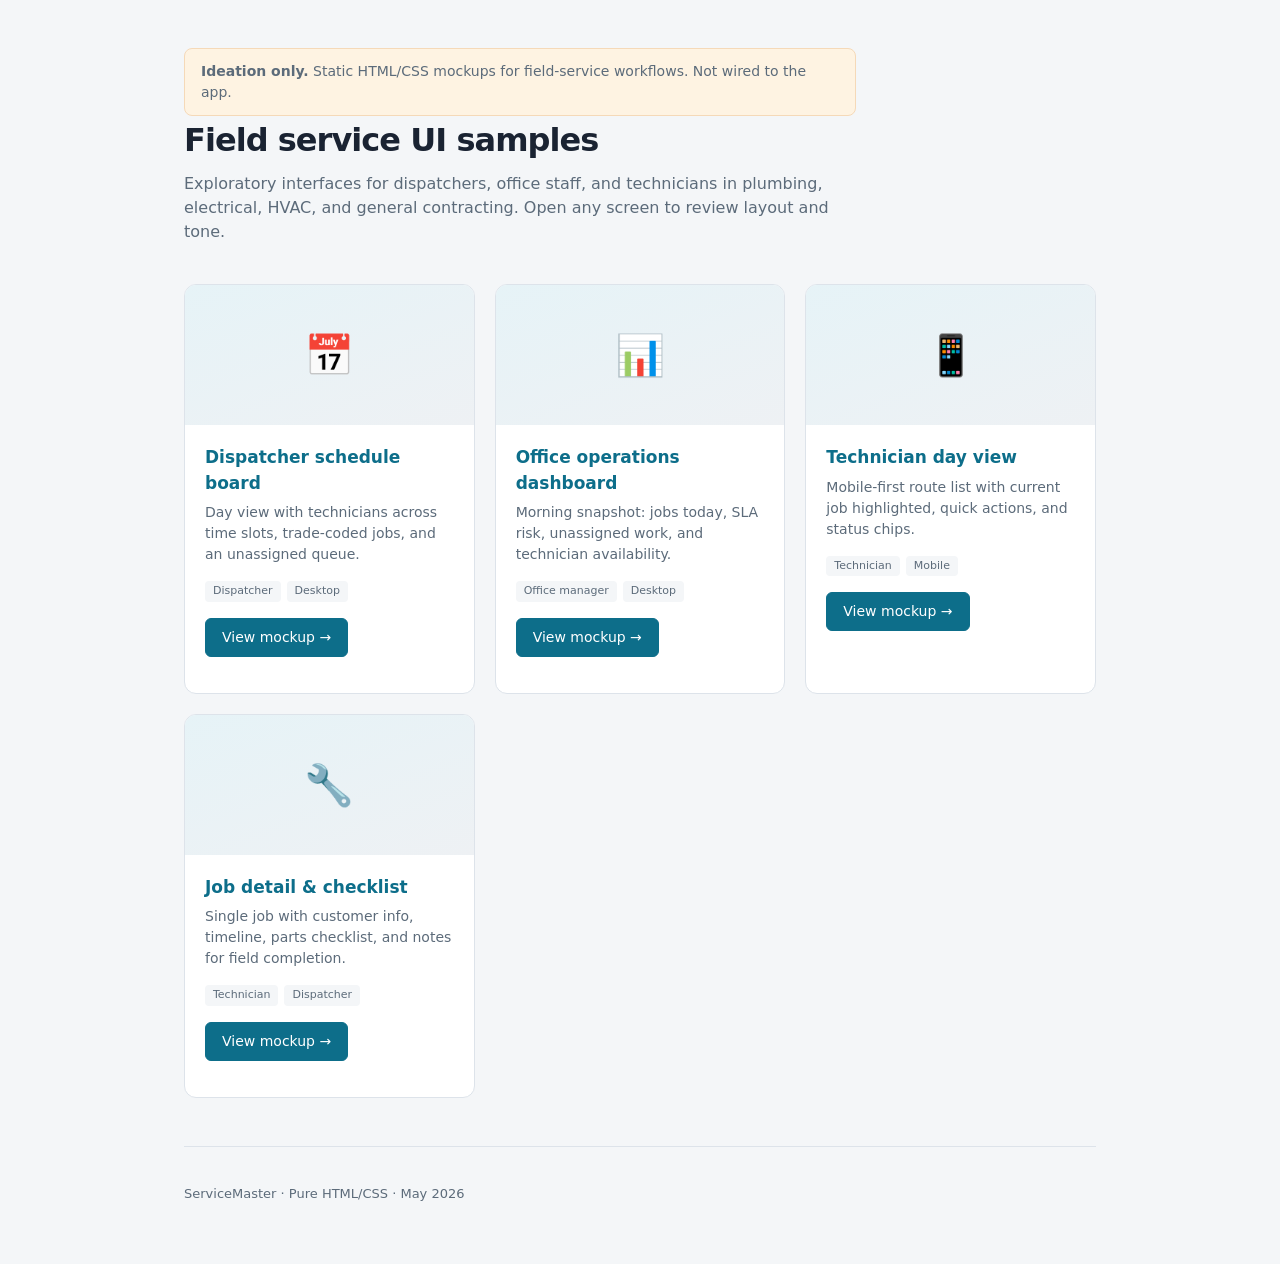
<file: samples/ui/index.html>
<!DOCTYPE html>
<html lang="en">
<head>
  <meta charset="UTF-8">
  <meta name="viewport" content="width=device-width, initial-scale=1.0">
  <title>ServiceMaster FSM — UI Ideation Gallery</title>
  <link rel="stylesheet" href="styles.css">
</head>
<body>
  <div class="gallery">
    <header>
      <p class="ideation-banner" role="note">
        <strong>Ideation only.</strong> Static HTML/CSS mockups for field-service workflows. Not wired to the app.
      </p>
      <h1>Field service UI samples</h1>
      <p>
        Exploratory interfaces for dispatchers, office staff, and technicians in plumbing,
        electrical, HVAC, and general contracting. Open any screen to review layout and tone.
      </p>
    </header>

    <div class="mockup-grid">
      <article class="mockup-card">
        <div class="thumb" aria-hidden="true">📅</div>
        <div class="info">
          <h2><a href="dispatcher-board.html">Dispatcher schedule board</a></h2>
          <p>Day view with technicians across time slots, trade-coded jobs, and an unassigned queue.</p>
          <div class="tag-row">
            <span class="tag">Dispatcher</span>
            <span class="tag">Desktop</span>
          </div>
          <p style="margin-top: 1rem;"><a class="btn btn-primary" href="dispatcher-board.html">View mockup →</a></p>
        </div>
      </article>

      <article class="mockup-card">
        <div class="thumb" aria-hidden="true">📊</div>
        <div class="info">
          <h2><a href="office-dashboard.html">Office operations dashboard</a></h2>
          <p>Morning snapshot: jobs today, SLA risk, unassigned work, and technician availability.</p>
          <div class="tag-row">
            <span class="tag">Office manager</span>
            <span class="tag">Desktop</span>
          </div>
          <p style="margin-top: 1rem;"><a class="btn btn-primary" href="office-dashboard.html">View mockup →</a></p>
        </div>
      </article>

      <article class="mockup-card">
        <div class="thumb" aria-hidden="true">📱</div>
        <div class="info">
          <h2><a href="technician-day.html">Technician day view</a></h2>
          <p>Mobile-first route list with current job highlighted, quick actions, and status chips.</p>
          <div class="tag-row">
            <span class="tag">Technician</span>
            <span class="tag">Mobile</span>
          </div>
          <p style="margin-top: 1rem;"><a class="btn btn-primary" href="technician-day.html">View mockup →</a></p>
        </div>
      </article>

      <article class="mockup-card">
        <div class="thumb" aria-hidden="true">🔧</div>
        <div class="info">
          <h2><a href="job-detail.html">Job detail &amp; checklist</a></h2>
          <p>Single job with customer info, timeline, parts checklist, and notes for field completion.</p>
          <div class="tag-row">
            <span class="tag">Technician</span>
            <span class="tag">Dispatcher</span>
          </div>
          <p style="margin-top: 1rem;"><a class="btn btn-primary" href="job-detail.html">View mockup →</a></p>
        </div>
      </article>
    </div>

    <footer style="margin-top: 3rem; padding-top: 1.5rem; border-top: 1px solid var(--border); color: var(--text-muted); font-size: 0.8125rem;">
      <p>ServiceMaster · Pure HTML/CSS · May 2026</p>
    </footer>
  </div>
</body>
</html>
</file>
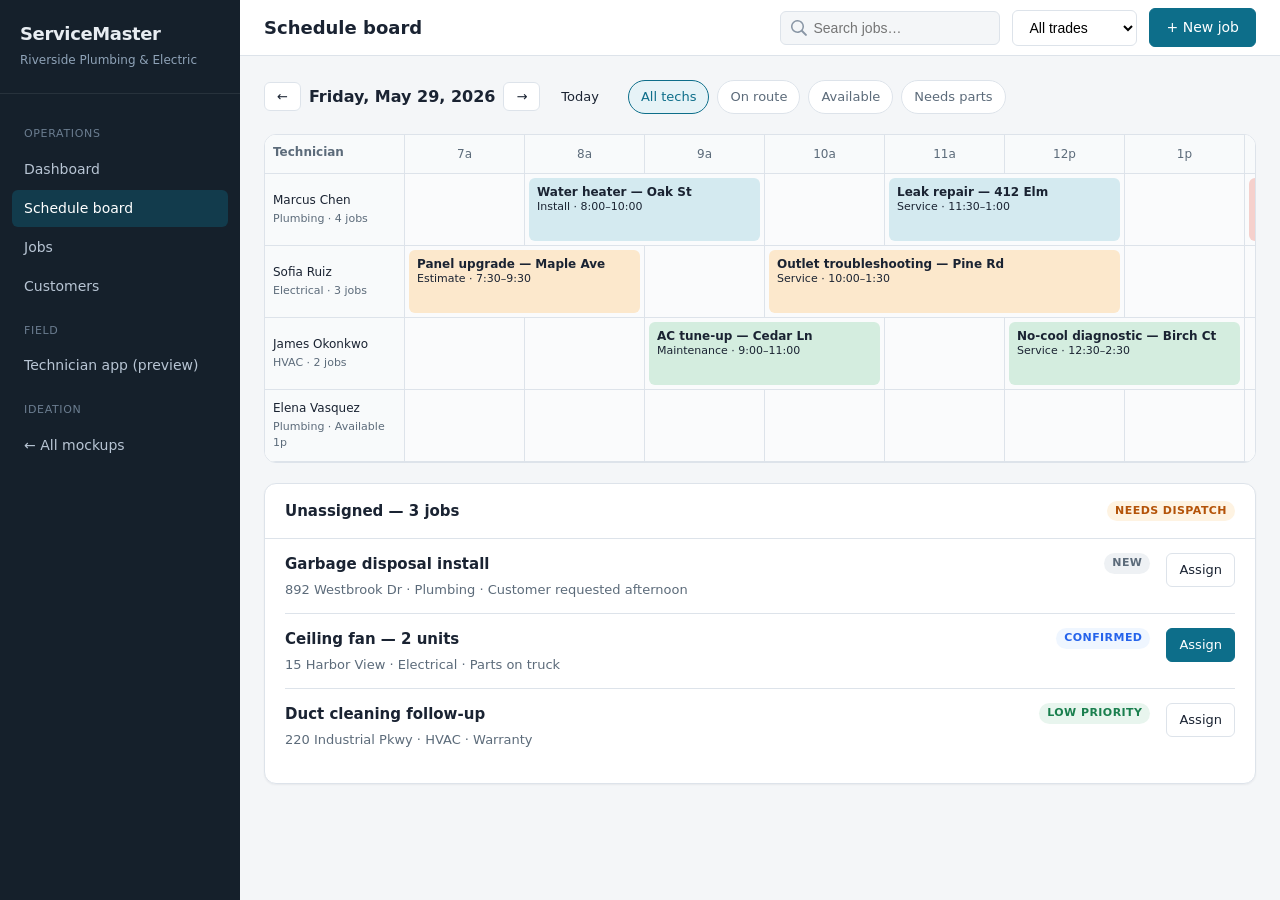
<file: samples/ui/dispatcher-board.html>
<!DOCTYPE html>
<html lang="en">
<head>
  <meta charset="UTF-8">
  <meta name="viewport" content="width=device-width, initial-scale=1.0">
  <title>Dispatcher board — ServiceMaster</title>
  <link rel="stylesheet" href="styles.css">
</head>
<body>
  <div class="app-shell">
    <aside class="sidebar">
      <div class="sidebar-brand">
        <h1>ServiceMaster</h1>
        <p>Riverside Plumbing &amp; Electric</p>
      </div>
      <nav>
        <span class="nav-section">Operations</span>
        <a href="office-dashboard.html">Dashboard</a>
        <a href="dispatcher-board.html" class="active">Schedule board</a>
        <a href="job-detail.html">Jobs</a>
        <a href="#">Customers</a>
        <span class="nav-section">Field</span>
        <a href="technician-day.html">Technician app (preview)</a>
        <span class="nav-section">Ideation</span>
        <a href="index.html">← All mockups</a>
      </nav>
    </aside>

    <div class="main">
      <header class="topbar">
        <h2>Schedule board</h2>
        <div class="topbar-actions">
          <input type="search" class="search-input" placeholder="Search jobs…" aria-label="Search jobs">
          <select class="filter-select" aria-label="Trade filter">
            <option>All trades</option>
            <option>Plumbing</option>
            <option>Electrical</option>
            <option>HVAC</option>
          </select>
          <a href="#" class="btn btn-primary">+ New job</a>
        </div>
      </header>

      <div class="content">
        <div class="schedule-toolbar">
          <div class="date-nav">
            <button type="button" class="btn btn-sm" aria-label="Previous day">←</button>
            <strong>Friday, May 29, 2026</strong>
            <button type="button" class="btn btn-sm" aria-label="Next day">→</button>
            <button type="button" class="btn btn-sm btn-ghost">Today</button>
          </div>
          <div class="filter-chips" role="group" aria-label="View filters">
            <span class="chip active">All techs</span>
            <span class="chip">On route</span>
            <span class="chip">Available</span>
            <span class="chip">Needs parts</span>
          </div>
        </div>

        <div class="schedule-board">
          <div class="schedule-grid">
            <div class="corner">Technician</div>
            <div class="time-col">7a</div>
            <div class="time-col">8a</div>
            <div class="time-col">9a</div>
            <div class="time-col">10a</div>
            <div class="time-col">11a</div>
            <div class="time-col">12p</div>
            <div class="time-col">1p</div>
            <div class="time-col">2p</div>

            <div class="tech-row-label">Marcus Chen<span>Plumbing · 4 jobs</span></div>
            <div class="slot"></div>
            <div class="slot" style="grid-column: span 2;">
              <div class="job-block plumbing">
                <strong>Water heater — Oak St</strong>
                Install · 8:00–10:00
              </div>
            </div>
            <div class="slot"></div>
            <div class="slot" style="grid-column: span 2;">
              <div class="job-block plumbing">
                <strong>Leak repair — 412 Elm</strong>
                Service · 11:30–1:00
              </div>
            </div>
            <div class="slot"></div>
            <div class="slot">
              <div class="job-block plumbing urgent">
                <strong>Emergency shutoff</strong>
                Callback · 2:00
              </div>
            </div>

            <div class="tech-row-label">Sofia Ruiz<span>Electrical · 3 jobs</span></div>
            <div class="slot" style="grid-column: span 2;">
              <div class="job-block electrical">
                <strong>Panel upgrade — Maple Ave</strong>
                Estimate · 7:30–9:30
              </div>
            </div>
            <div class="slot"></div>
            <div class="slot" style="grid-column: span 3;">
              <div class="job-block electrical">
                <strong>Outlet troubleshooting — Pine Rd</strong>
                Service · 10:00–1:30
              </div>
            </div>
            <div class="slot"></div>
            <div class="slot"></div>

            <div class="tech-row-label">James Okonkwo<span>HVAC · 2 jobs</span></div>
            <div class="slot"></div>
            <div class="slot"></div>
            <div class="slot" style="grid-column: span 2;">
              <div class="job-block hvac">
                <strong>AC tune-up — Cedar Ln</strong>
                Maintenance · 9:00–11:00
              </div>
            </div>
            <div class="slot"></div>
            <div class="slot" style="grid-column: span 2;">
              <div class="job-block hvac">
                <strong>No-cool diagnostic — Birch Ct</strong>
                Service · 12:30–2:30
              </div>
            </div>
            <div class="slot"></div>

            <div class="tech-row-label">Elena Vasquez<span>Plumbing · Available 1p</span></div>
            <div class="slot"></div>
            <div class="slot"></div>
            <div class="slot"></div>
            <div class="slot"></div>
            <div class="slot"></div>
            <div class="slot"></div>
            <div class="slot"></div>
            <div class="slot"></div>
          </div>
        </div>

        <section class="unassigned-panel card" style="margin-top: 1.25rem;">
          <div class="card-header">
            <h3>Unassigned — 3 jobs</h3>
            <span class="badge badge-warning">Needs dispatch</span>
          </div>
          <div class="card-body" style="padding-top: 0;">
            <ul class="job-list">
              <li>
                <div class="meta">
                  <h4>Garbage disposal install</h4>
                  <p>892 Westbrook Dr · Plumbing · Customer requested afternoon</p>
                </div>
                <span class="badge badge-neutral">New</span>
                <a href="job-detail.html" class="btn btn-sm">Assign</a>
              </li>
              <li>
                <div class="meta">
                  <h4>Ceiling fan — 2 units</h4>
                  <p>15 Harbor View · Electrical · Parts on truck</p>
                </div>
                <span class="badge badge-info">Confirmed</span>
                <a href="#" class="btn btn-sm btn-primary">Assign</a>
              </li>
              <li>
                <div class="meta">
                  <h4>Duct cleaning follow-up</h4>
                  <p>220 Industrial Pkwy · HVAC · Warranty</p>
                </div>
                <span class="badge badge-success">Low priority</span>
                <a href="#" class="btn btn-sm">Assign</a>
              </li>
            </ul>
          </div>
        </section>
      </div>
    </div>
  </div>
</body>
</html>
</file>
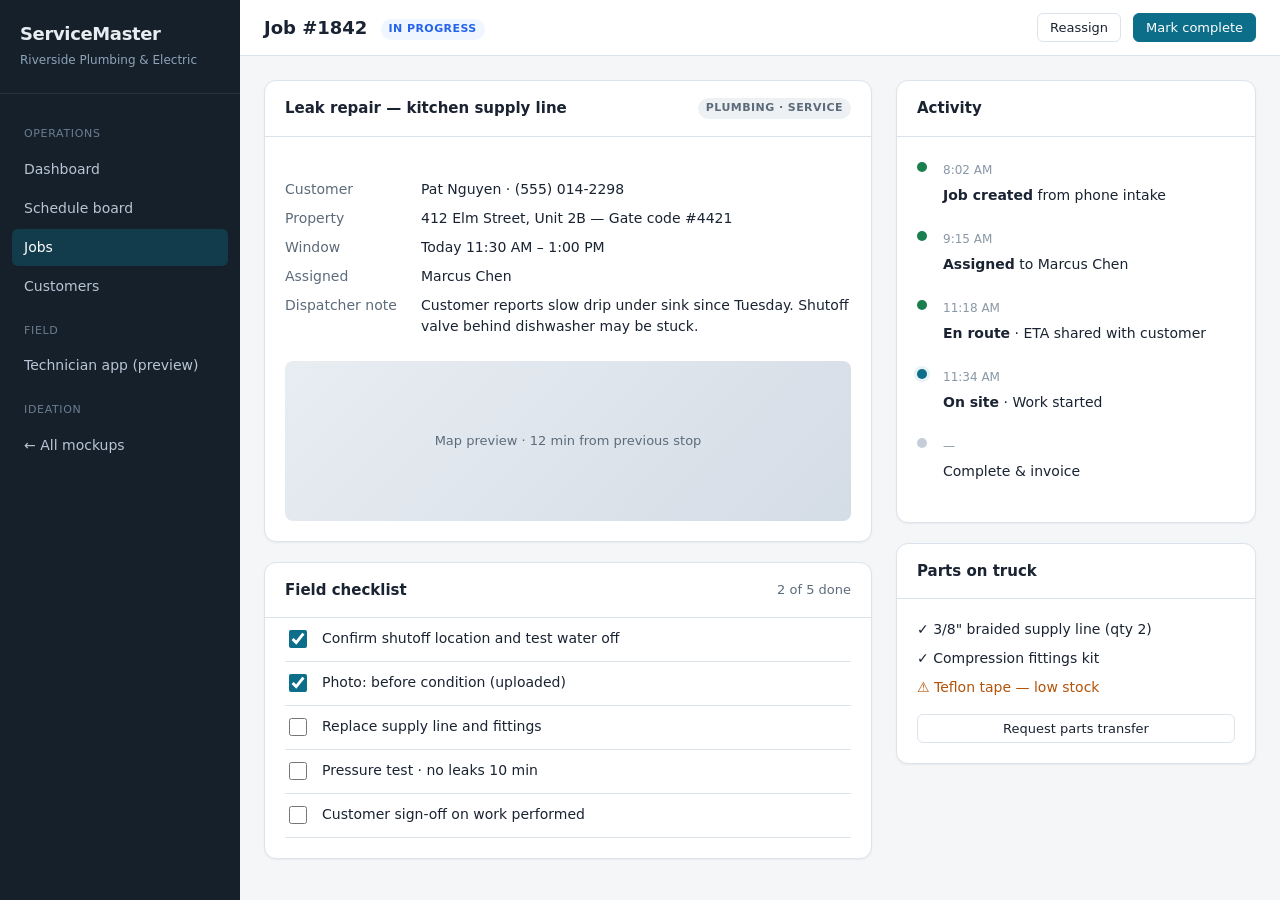
<file: samples/ui/job-detail.html>
<!DOCTYPE html>
<html lang="en">
<head>
  <meta charset="UTF-8">
  <meta name="viewport" content="width=device-width, initial-scale=1.0">
  <title>Job #1842 — ServiceMaster</title>
  <link rel="stylesheet" href="styles.css">
</head>
<body>
  <div class="app-shell">
    <aside class="sidebar">
      <div class="sidebar-brand">
        <h1>ServiceMaster</h1>
        <p>Riverside Plumbing &amp; Electric</p>
      </div>
      <nav>
        <span class="nav-section">Operations</span>
        <a href="office-dashboard.html">Dashboard</a>
        <a href="dispatcher-board.html">Schedule board</a>
        <a href="job-detail.html" class="active">Jobs</a>
        <a href="#">Customers</a>
        <span class="nav-section">Field</span>
        <a href="technician-day.html">Technician app (preview)</a>
        <span class="nav-section">Ideation</span>
        <a href="index.html">← All mockups</a>
      </nav>
    </aside>

    <div class="main">
      <header class="topbar">
        <div>
          <h2 style="display: inline;">Job #1842</h2>
          <span class="badge badge-info" style="margin-left: 0.5rem; vertical-align: middle;">In progress</span>
        </div>
        <div class="topbar-actions">
          <button type="button" class="btn btn-sm">Reassign</button>
          <button type="button" class="btn btn-sm btn-primary">Mark complete</button>
        </div>
      </header>

      <div class="content">
        <div class="detail-layout">
          <div>
            <section class="card" style="margin-bottom: 1.25rem;">
              <div class="card-header">
                <h3>Leak repair — kitchen supply line</h3>
                <span class="badge badge-neutral">Plumbing · Service</span>
              </div>
              <div class="card-body">
                <dl class="field-row">
                  <dt>Customer</dt>
                  <dd>Pat Nguyen · (555) 014-2298</dd>
                  <dt>Property</dt>
                  <dd>412 Elm Street, Unit 2B — Gate code #4421</dd>
                  <dt>Window</dt>
                  <dd>Today 11:30 AM – 1:00 PM</dd>
                  <dt>Assigned</dt>
                  <dd>Marcus Chen</dd>
                  <dt>Dispatcher note</dt>
                  <dd>Customer reports slow drip under sink since Tuesday. Shutoff valve behind dishwasher may be stuck.</dd>
                </dl>
                <div class="map-placeholder" style="margin-top: 1rem;">Map preview · 12 min from previous stop</div>
              </div>
            </section>

            <section class="card">
              <div class="card-header">
                <h3>Field checklist</h3>
                <span style="font-size: 0.8125rem; color: var(--text-muted);">2 of 5 done</span>
              </div>
              <div class="card-body" style="padding-top: 0;">
                <ul class="checklist">
                  <li>
                    <input type="checkbox" id="c1" checked>
                    <label for="c1">Confirm shutoff location and test water off</label>
                  </li>
                  <li>
                    <input type="checkbox" id="c2" checked>
                    <label for="c2">Photo: before condition (uploaded)</label>
                  </li>
                  <li>
                    <input type="checkbox" id="c3">
                    <label for="c3">Replace supply line and fittings</label>
                  </li>
                  <li>
                    <input type="checkbox" id="c4">
                    <label for="c4">Pressure test · no leaks 10 min</label>
                  </li>
                  <li>
                    <input type="checkbox" id="c5">
                    <label for="c5">Customer sign-off on work performed</label>
                  </li>
                </ul>
              </div>
            </section>
          </div>

          <aside>
            <section class="card" style="margin-bottom: 1.25rem;">
              <div class="card-header">
                <h3>Activity</h3>
              </div>
              <div class="card-body">
                <ol class="timeline">
                  <li class="done">
                    <div class="event">
                      <time>8:02 AM</time>
                      <p><strong>Job created</strong> from phone intake</p>
                    </div>
                  </li>
                  <li class="done">
                    <div class="event">
                      <time>9:15 AM</time>
                      <p><strong>Assigned</strong> to Marcus Chen</p>
                    </div>
                  </li>
                  <li class="done">
                    <div class="event">
                      <time>11:18 AM</time>
                      <p><strong>En route</strong> · ETA shared with customer</p>
                    </div>
                  </li>
                  <li class="active">
                    <div class="event">
                      <time>11:34 AM</time>
                      <p><strong>On site</strong> · Work started</p>
                    </div>
                  </li>
                  <li>
                    <div class="event">
                      <time>—</time>
                      <p>Complete &amp; invoice</p>
                    </div>
                  </li>
                </ol>
              </div>
            </section>

            <section class="card">
              <div class="card-header">
                <h3>Parts on truck</h3>
              </div>
              <div class="card-body" style="font-size: 0.875rem;">
                <p style="margin: 0 0 0.5rem;">✓ 3/8" braided supply line (qty 2)</p>
                <p style="margin: 0 0 0.5rem;">✓ Compression fittings kit</p>
                <p style="margin: 0; color: var(--warning);">⚠ Teflon tape — low stock</p>
                <button type="button" class="btn btn-sm" style="margin-top: 1rem; width: 100%;">Request parts transfer</button>
              </div>
            </section>
          </aside>
        </div>
      </div>
    </div>
  </div>
</body>
</html>
</file>
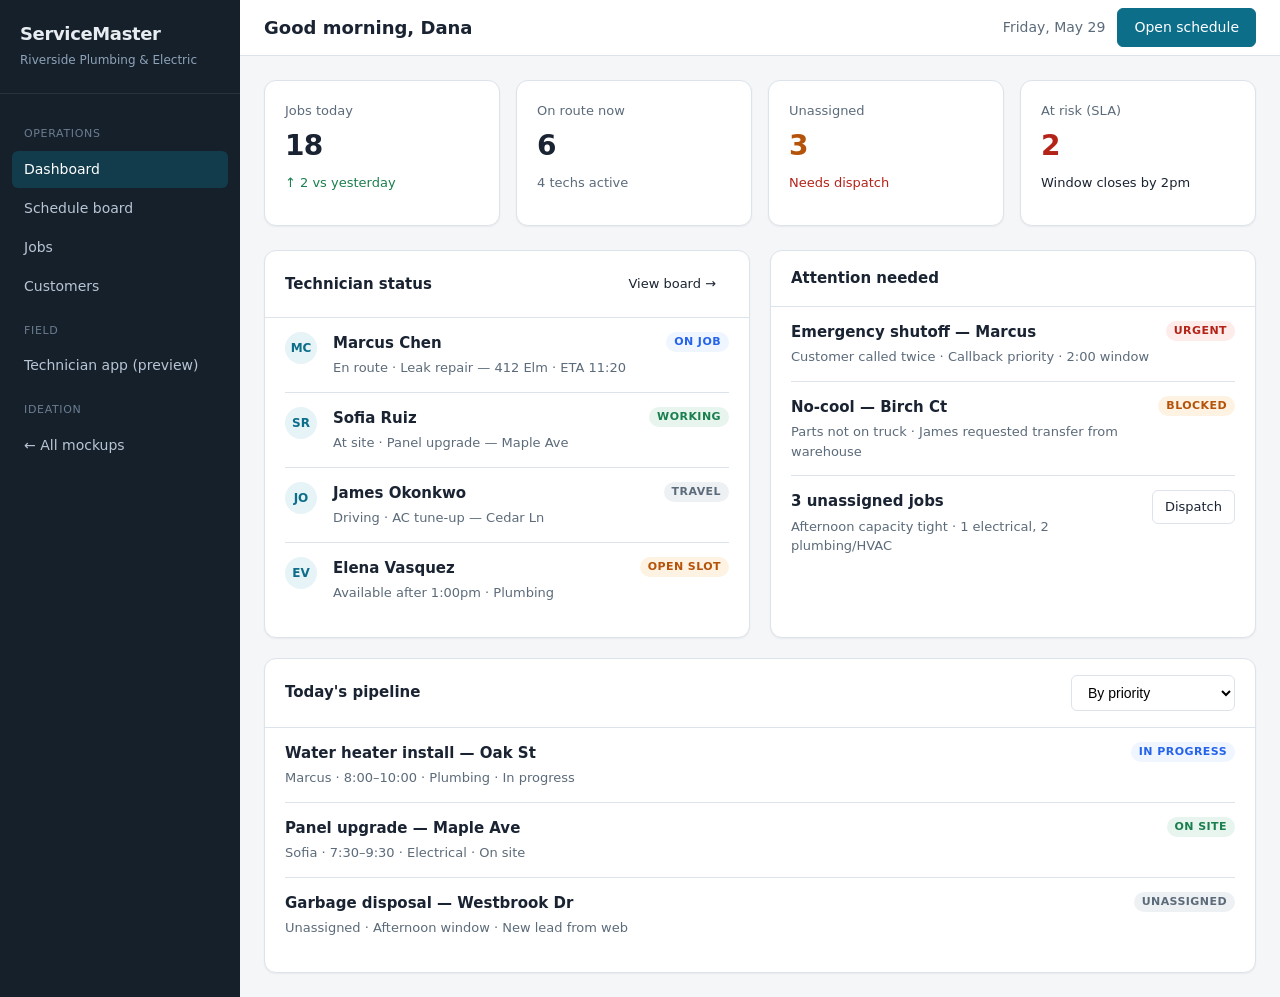
<file: samples/ui/office-dashboard.html>
<!DOCTYPE html>
<html lang="en">
<head>
  <meta charset="UTF-8">
  <meta name="viewport" content="width=device-width, initial-scale=1.0">
  <title>Office dashboard — ServiceMaster</title>
  <link rel="stylesheet" href="styles.css">
</head>
<body>
  <div class="app-shell">
    <aside class="sidebar">
      <div class="sidebar-brand">
        <h1>ServiceMaster</h1>
        <p>Riverside Plumbing &amp; Electric</p>
      </div>
      <nav>
        <span class="nav-section">Operations</span>
        <a href="office-dashboard.html" class="active">Dashboard</a>
        <a href="dispatcher-board.html">Schedule board</a>
        <a href="job-detail.html">Jobs</a>
        <a href="#">Customers</a>
        <span class="nav-section">Field</span>
        <a href="technician-day.html">Technician app (preview)</a>
        <span class="nav-section">Ideation</span>
        <a href="index.html">← All mockups</a>
      </nav>
    </aside>

    <div class="main">
      <header class="topbar">
        <h2>Good morning, Dana</h2>
        <div class="topbar-actions">
          <span style="font-size: 0.875rem; color: var(--text-muted);">Friday, May 29</span>
          <a href="dispatcher-board.html" class="btn btn-primary">Open schedule</a>
        </div>
      </header>

      <div class="content">
        <div class="grid-4" style="margin-bottom: 1.5rem;">
          <div class="card stat-card">
            <p class="label">Jobs today</p>
            <p class="value">18</p>
            <p class="delta delta-up">↑ 2 vs yesterday</p>
          </div>
          <div class="card stat-card">
            <p class="label">On route now</p>
            <p class="value">6</p>
            <p class="delta" style="color: var(--text-muted);">4 techs active</p>
          </div>
          <div class="card stat-card">
            <p class="label">Unassigned</p>
            <p class="value" style="color: var(--warning);">3</p>
            <p class="delta delta-down">Needs dispatch</p>
          </div>
          <div class="card stat-card">
            <p class="label">At risk (SLA)</p>
            <p class="value" style="color: var(--danger);">2</p>
            <p class="delta">Window closes by 2pm</p>
          </div>
        </div>

        <div class="grid-2">
          <section class="card">
            <div class="card-header">
              <h3>Technician status</h3>
              <a href="dispatcher-board.html" class="btn btn-sm btn-ghost">View board →</a>
            </div>
            <div class="card-body" style="padding-top: 0;">
              <ul class="job-list">
                <li>
                  <div class="avatar" aria-hidden="true">MC</div>
                  <div class="meta">
                    <h4>Marcus Chen</h4>
                    <p>En route · Leak repair — 412 Elm · ETA 11:20</p>
                  </div>
                  <span class="badge badge-info">On job</span>
                </li>
                <li>
                  <div class="avatar" aria-hidden="true">SR</div>
                  <div class="meta">
                    <h4>Sofia Ruiz</h4>
                    <p>At site · Panel upgrade — Maple Ave</p>
                  </div>
                  <span class="badge badge-success">Working</span>
                </li>
                <li>
                  <div class="avatar" aria-hidden="true">JO</div>
                  <div class="meta">
                    <h4>James Okonkwo</h4>
                    <p>Driving · AC tune-up — Cedar Ln</p>
                  </div>
                  <span class="badge badge-neutral">Travel</span>
                </li>
                <li>
                  <div class="avatar" aria-hidden="true">EV</div>
                  <div class="meta">
                    <h4>Elena Vasquez</h4>
                    <p>Available after 1:00pm · Plumbing</p>
                  </div>
                  <span class="badge badge-warning">Open slot</span>
                </li>
              </ul>
            </div>
          </section>

          <section class="card">
            <div class="card-header">
              <h3>Attention needed</h3>
            </div>
            <div class="card-body" style="padding-top: 0;">
              <ul class="job-list">
                <li>
                  <div class="meta">
                    <h4>Emergency shutoff — Marcus</h4>
                    <p>Customer called twice · Callback priority · 2:00 window</p>
                  </div>
                  <span class="badge badge-danger">Urgent</span>
                </li>
                <li>
                  <div class="meta">
                    <h4>No-cool — Birch Ct</h4>
                    <p>Parts not on truck · James requested transfer from warehouse</p>
                  </div>
                  <span class="badge badge-warning">Blocked</span>
                </li>
                <li>
                  <div class="meta">
                    <h4>3 unassigned jobs</h4>
                    <p>Afternoon capacity tight · 1 electrical, 2 plumbing/HVAC</p>
                  </div>
                  <a href="dispatcher-board.html" class="btn btn-sm">Dispatch</a>
                </li>
              </ul>
            </div>
          </section>
        </div>

        <section class="card" style="margin-top: 1.25rem;">
          <div class="card-header">
            <h3>Today's pipeline</h3>
            <select class="filter-select" aria-label="Sort jobs">
              <option>By priority</option>
              <option>By trade</option>
              <option>By time window</option>
            </select>
          </div>
          <div class="card-body" style="padding-top: 0;">
            <ul class="job-list">
              <li>
                <div class="meta">
                  <h4>Water heater install — Oak St</h4>
                  <p>Marcus · 8:00–10:00 · Plumbing · In progress</p>
                </div>
                <span class="badge badge-info">In progress</span>
              </li>
              <li>
                <div class="meta">
                  <h4>Panel upgrade — Maple Ave</h4>
                  <p>Sofia · 7:30–9:30 · Electrical · On site</p>
                </div>
                <span class="badge badge-success">On site</span>
              </li>
              <li>
                <div class="meta">
                  <h4>Garbage disposal — Westbrook Dr</h4>
                  <p>Unassigned · Afternoon window · New lead from web</p>
                </div>
                <span class="badge badge-neutral">Unassigned</span>
              </li>
            </ul>
          </div>
        </section>
      </div>
    </div>
  </div>
</body>
</html>
</file>
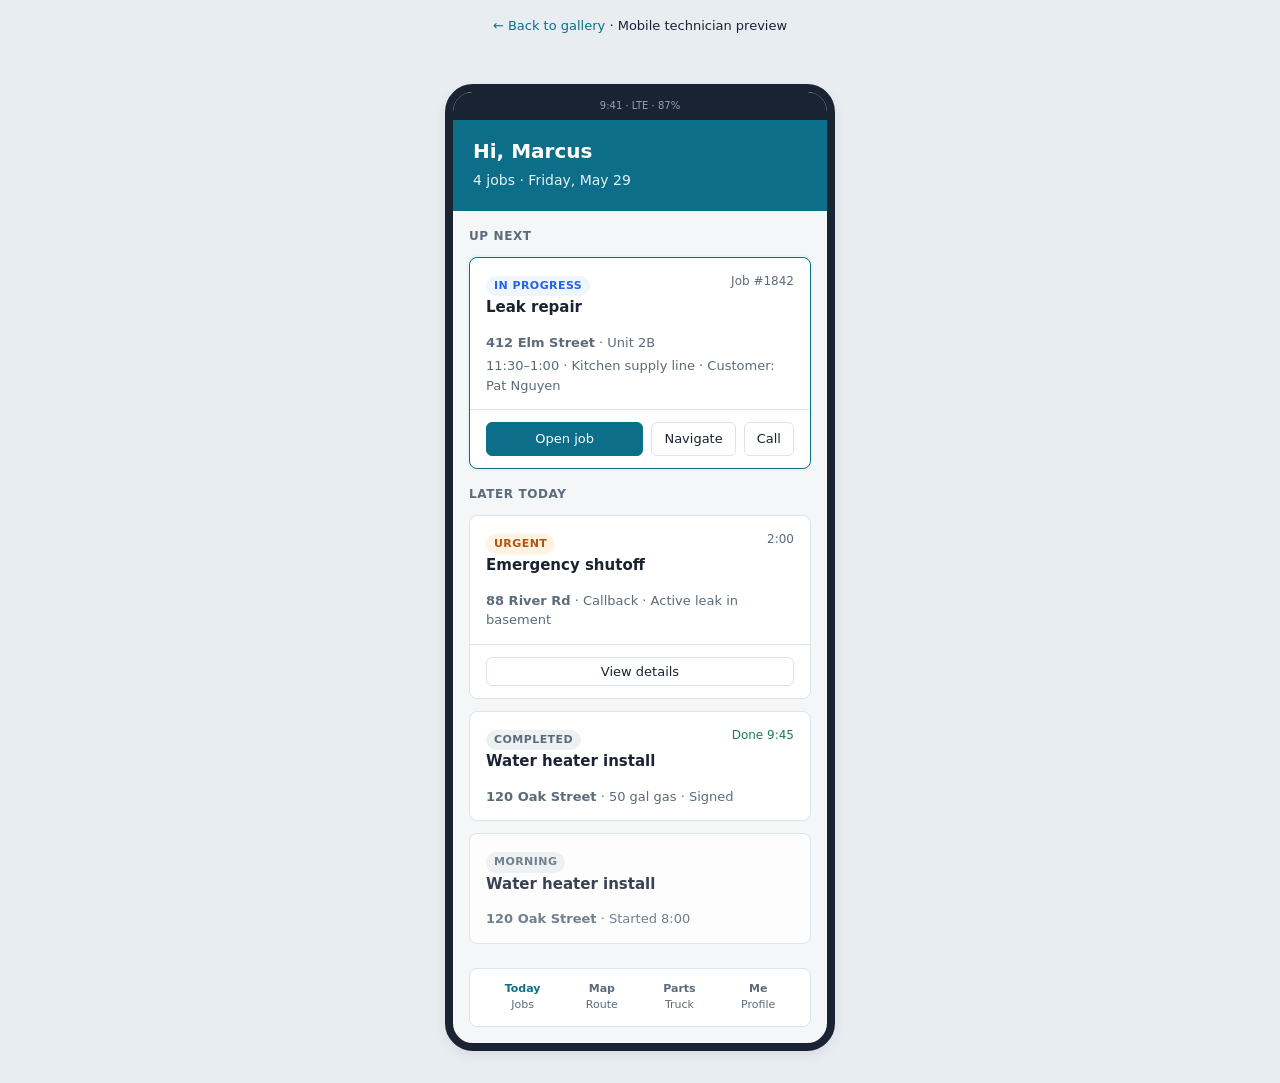
<file: samples/ui/technician-day.html>
<!DOCTYPE html>
<html lang="en">
<head>
  <meta charset="UTF-8">
  <meta name="viewport" content="width=device-width, initial-scale=1.0">
  <title>My day — Technician — ServiceMaster</title>
  <link rel="stylesheet" href="styles.css">
</head>
<body style="background: #e8edf2;">
  <p style="text-align: center; padding: 1rem; margin: 0; font-size: 0.8125rem;">
    <a href="index.html">← Back to gallery</a> · Mobile technician preview
  </p>

  <div class="mobile-frame">
    <div class="mobile-status-bar">9:41 · LTE · 87%</div>
    <header class="mobile-header">
      <h1>Hi, Marcus</h1>
      <p>4 jobs · Friday, May 29</p>
    </header>

    <div class="mobile-content">
      <p style="margin: 0 0 0.75rem; font-size: 0.75rem; font-weight: 600; text-transform: uppercase; letter-spacing: 0.05em; color: var(--text-muted);">
        Up next
      </p>

      <article class="job-card-mobile current">
        <div class="head">
          <div>
            <span class="badge badge-info">In progress</span>
            <h3>Leak repair</h3>
          </div>
          <span style="font-size: 0.75rem; color: var(--text-muted);">Job #1842</span>
        </div>
        <div class="body">
          <p style="margin: 0 0 0.25rem;"><strong>412 Elm Street</strong> · Unit 2B</p>
          <p style="margin: 0;">11:30–1:00 · Kitchen supply line · Customer: Pat Nguyen</p>
        </div>
        <div class="foot">
          <a href="job-detail.html" class="btn btn-primary btn-sm" style="flex: 1;">Open job</a>
          <button type="button" class="btn btn-sm">Navigate</button>
          <button type="button" class="btn btn-sm">Call</button>
        </div>
      </article>

      <p style="margin: 1rem 0 0.75rem; font-size: 0.75rem; font-weight: 600; text-transform: uppercase; letter-spacing: 0.05em; color: var(--text-muted);">
        Later today
      </p>

      <article class="job-card-mobile">
        <div class="head">
          <div>
            <span class="badge badge-warning">Urgent</span>
            <h3>Emergency shutoff</h3>
          </div>
          <span style="font-size: 0.75rem; color: var(--text-muted);">2:00</span>
        </div>
        <div class="body">
          <p style="margin: 0;"><strong>88 River Rd</strong> · Callback · Active leak in basement</p>
        </div>
        <div class="foot">
          <button type="button" class="btn btn-sm" style="flex: 1;">View details</button>
        </div>
      </article>

      <article class="job-card-mobile">
        <div class="head">
          <div>
            <span class="badge badge-neutral">Completed</span>
            <h3>Water heater install</h3>
          </div>
          <span style="font-size: 0.75rem; color: var(--success);">Done 9:45</span>
        </div>
        <div class="body">
          <p style="margin: 0;"><strong>120 Oak Street</strong> · 50 gal gas · Signed</p>
        </div>
      </article>

      <article class="job-card-mobile" style="opacity: 0.85;">
        <div class="head">
          <div>
            <span class="badge badge-neutral">Morning</span>
            <h3>Water heater install</h3>
          </div>
        </div>
        <div class="body">
          <p style="margin: 0;"><strong>120 Oak Street</strong> · Started 8:00</p>
        </div>
      </article>

      <nav style="display: flex; justify-content: space-around; margin-top: 1.5rem; padding: 0.75rem; background: var(--surface); border-radius: var(--radius); border: 1px solid var(--border); font-size: 0.6875rem; color: var(--text-muted); text-align: center;">
        <span><strong style="display: block; color: var(--accent);">Today</strong>Jobs</span>
        <span><strong style="display: block;">Map</strong>Route</span>
        <span><strong style="display: block;">Parts</strong>Truck</span>
        <span><strong style="display: block;">Me</strong>Profile</span>
      </nav>
    </div>
  </div>
</body>
</html>
</file>
<file: samples/ui/styles.css>
/* ServiceMaster FSM ideation — shared styles (pure CSS) */

:root {
  --bg: #f4f6f8;
  --surface: #ffffff;
  --surface-raised: #ffffff;
  --border: #dde3ea;
  --border-strong: #c5ced8;
  --text: #1a2332;
  --text-muted: #5c6b7a;
  --text-subtle: #8a97a6;
  --accent: #0d6e8a;
  --accent-hover: #0a5a72;
  --accent-soft: #e6f3f7;
  --success: #1a7f4e;
  --success-soft: #e8f5ee;
  --warning: #b45309;
  --warning-soft: #fef3e2;
  --danger: #b42318;
  --danger-soft: #fdecea;
  --info: #2563eb;
  --info-soft: #eff6ff;
  --shadow-sm: 0 1px 2px rgba(26, 35, 50, 0.06);
  --shadow-md: 0 4px 12px rgba(26, 35, 50, 0.08);
  --radius: 8px;
  --radius-lg: 12px;
  --font: system-ui, -apple-system, "Segoe UI", Roboto, "Helvetica Neue", Arial, sans-serif;
  --font-mono: ui-monospace, "Cascadia Code", "SF Mono", Menlo, monospace;
  --sidebar-w: 240px;
  --header-h: 56px;
}

*,
*::before,
*::after {
  box-sizing: border-box;
}

html {
  font-size: 16px;
  -webkit-font-smoothing: antialiased;
}

body {
  margin: 0;
  font-family: var(--font);
  color: var(--text);
  background: var(--bg);
  line-height: 1.5;
}

a {
  color: var(--accent);
  text-decoration: none;
}

a:hover {
  text-decoration: underline;
}

/* Layout shell */
.app-shell {
  display: grid;
  grid-template-columns: var(--sidebar-w) 1fr;
  min-height: 100vh;
}

.sidebar {
  background: #15202b;
  color: #e8edf2;
  padding: 1.25rem 0;
  display: flex;
  flex-direction: column;
}

.sidebar-brand {
  padding: 0 1.25rem 1.5rem;
  border-bottom: 1px solid rgba(255, 255, 255, 0.08);
  margin-bottom: 1rem;
}

.sidebar-brand h1 {
  margin: 0;
  font-size: 1.125rem;
  font-weight: 600;
  letter-spacing: -0.02em;
}

.sidebar-brand p {
  margin: 0.25rem 0 0;
  font-size: 0.75rem;
  color: #8fa3b8;
}

.sidebar nav {
  flex: 1;
  display: flex;
  flex-direction: column;
  gap: 0.125rem;
  padding: 0 0.75rem;
}

.sidebar nav a {
  display: flex;
  align-items: center;
  gap: 0.625rem;
  padding: 0.5rem 0.75rem;
  border-radius: 6px;
  color: #b8c5d4;
  font-size: 0.875rem;
  text-decoration: none;
}

.sidebar nav a:hover {
  background: rgba(255, 255, 255, 0.06);
  color: #fff;
  text-decoration: none;
}

.sidebar nav a.active {
  background: rgba(13, 110, 138, 0.35);
  color: #fff;
}

.sidebar nav .nav-section {
  margin: 1rem 0 0.375rem;
  padding: 0 0.75rem;
  font-size: 0.6875rem;
  text-transform: uppercase;
  letter-spacing: 0.06em;
  color: #6b7d90;
}

.main {
  display: flex;
  flex-direction: column;
  min-width: 0;
}

.topbar {
  height: var(--header-h);
  background: var(--surface);
  border-bottom: 1px solid var(--border);
  display: flex;
  align-items: center;
  justify-content: space-between;
  padding: 0 1.5rem;
  gap: 1rem;
}

.topbar h2 {
  margin: 0;
  font-size: 1.125rem;
  font-weight: 600;
}

.topbar-actions {
  display: flex;
  align-items: center;
  gap: 0.75rem;
}

.content {
  padding: 1.5rem;
  flex: 1;
}

/* Components */
.btn {
  display: inline-flex;
  align-items: center;
  justify-content: center;
  gap: 0.375rem;
  padding: 0.5rem 1rem;
  font-size: 0.875rem;
  font-weight: 500;
  font-family: inherit;
  border-radius: 6px;
  border: 1px solid var(--border);
  background: var(--surface);
  color: var(--text);
  cursor: pointer;
  text-decoration: none;
}

.btn:hover {
  background: var(--bg);
  text-decoration: none;
}

.btn-primary {
  background: var(--accent);
  border-color: var(--accent);
  color: #fff;
}

.btn-primary:hover {
  background: var(--accent-hover);
  border-color: var(--accent-hover);
  color: #fff;
}

.btn-ghost {
  border-color: transparent;
  background: transparent;
}

.btn-sm {
  padding: 0.375rem 0.75rem;
  font-size: 0.8125rem;
}

.badge {
  display: inline-flex;
  align-items: center;
  padding: 0.125rem 0.5rem;
  font-size: 0.6875rem;
  font-weight: 600;
  text-transform: uppercase;
  letter-spacing: 0.04em;
  border-radius: 999px;
}

.badge-success { background: var(--success-soft); color: var(--success); }
.badge-warning { background: var(--warning-soft); color: var(--warning); }
.badge-danger { background: var(--danger-soft); color: var(--danger); }
.badge-info { background: var(--info-soft); color: var(--info); }
.badge-neutral { background: #eef1f4; color: var(--text-muted); }

.card {
  background: var(--surface);
  border: 1px solid var(--border);
  border-radius: var(--radius-lg);
  box-shadow: var(--shadow-sm);
}

.card-header {
  padding: 1rem 1.25rem;
  border-bottom: 1px solid var(--border);
  display: flex;
  align-items: center;
  justify-content: space-between;
  gap: 1rem;
}

.card-header h3 {
  margin: 0;
  font-size: 0.9375rem;
  font-weight: 600;
}

.card-body {
  padding: 1.25rem;
}

.grid-2 {
  display: grid;
  grid-template-columns: repeat(2, 1fr);
  gap: 1.25rem;
}

.grid-3 {
  display: grid;
  grid-template-columns: repeat(3, 1fr);
  gap: 1.25rem;
}

.grid-4 {
  display: grid;
  grid-template-columns: repeat(4, 1fr);
  gap: 1rem;
}

@media (max-width: 1100px) {
  .grid-4 { grid-template-columns: repeat(2, 1fr); }
  .grid-3 { grid-template-columns: 1fr; }
}

.stat-card {
  padding: 1.25rem;
}

.stat-card .label {
  font-size: 0.8125rem;
  color: var(--text-muted);
  margin: 0 0 0.25rem;
}

.stat-card .value {
  font-size: 1.75rem;
  font-weight: 700;
  letter-spacing: -0.03em;
  margin: 0;
}

.stat-card .delta {
  font-size: 0.8125rem;
  margin-top: 0.375rem;
}

.delta-up { color: var(--success); }
.delta-down { color: var(--danger); }

/* Schedule board */
.schedule-toolbar {
  display: flex;
  flex-wrap: wrap;
  align-items: center;
  gap: 1rem;
  margin-bottom: 1.25rem;
}

.date-nav {
  display: flex;
  align-items: center;
  gap: 0.5rem;
}

.date-nav strong {
  min-width: 10rem;
  text-align: center;
}

.filter-chips {
  display: flex;
  flex-wrap: wrap;
  gap: 0.5rem;
}

.chip {
  padding: 0.375rem 0.75rem;
  font-size: 0.8125rem;
  border-radius: 999px;
  border: 1px solid var(--border);
  background: var(--surface);
  color: var(--text-muted);
  cursor: pointer;
}

.chip.active {
  background: var(--accent-soft);
  border-color: var(--accent);
  color: var(--accent);
  font-weight: 500;
}

.schedule-board {
  overflow-x: auto;
  border: 1px solid var(--border);
  border-radius: var(--radius-lg);
  background: var(--surface);
}

.schedule-grid {
  display: grid;
  grid-template-columns: 140px repeat(8, minmax(120px, 1fr));
  min-width: 1100px;
}

.schedule-grid .corner,
.schedule-grid .time-col,
.schedule-grid .tech-row-label,
.schedule-grid .slot {
  border-bottom: 1px solid var(--border);
  border-right: 1px solid var(--border);
  padding: 0.5rem;
  font-size: 0.75rem;
}

.schedule-grid .corner {
  background: #f8fafb;
  font-weight: 600;
  color: var(--text-muted);
}

.schedule-grid .time-col {
  background: #f8fafb;
  color: var(--text-muted);
  text-align: center;
  padding: 0.625rem 0.25rem;
}

.schedule-grid .tech-row-label {
  background: #f8fafb;
  font-weight: 500;
  display: flex;
  flex-direction: column;
  justify-content: center;
  gap: 0.125rem;
}

.schedule-grid .tech-row-label span {
  font-size: 0.6875rem;
  color: var(--text-muted);
  font-weight: 400;
}

.schedule-grid .slot {
  min-height: 72px;
  position: relative;
  background: #fafbfc;
}

.job-block {
  position: absolute;
  left: 4px;
  right: 4px;
  top: 4px;
  bottom: 4px;
  border-radius: 6px;
  padding: 0.375rem 0.5rem;
  font-size: 0.6875rem;
  line-height: 1.35;
  overflow: hidden;
  border: none;
  cursor: pointer;
}

.job-block.plumbing {
  background: #d4eaf0;
}

.job-block.electrical {
  background: #fce8cc;
}

.job-block.hvac {
  background: #d4eddf;
}

.job-block.urgent {
  background: #f5d0cc;
}

.job-block strong {
  display: block;
  font-size: 0.75rem;
}

.unassigned-panel {
  margin-top: 1.25rem;
}

.job-list {
  list-style: none;
  margin: 0;
  padding: 0;
}

.job-list li {
  display: flex;
  align-items: flex-start;
  gap: 1rem;
  padding: 0.875rem 0;
  border-bottom: 1px solid var(--border);
}

.job-list li:last-child {
  border-bottom: none;
}

.job-list .meta {
  flex: 1;
  min-width: 0;
}

.job-list .meta h4 {
  margin: 0 0 0.25rem;
  font-size: 0.9375rem;
}

.job-list .meta p {
  margin: 0;
  font-size: 0.8125rem;
  color: var(--text-muted);
}

/* Mobile tech view */
.mobile-frame {
  max-width: 390px;
  margin: 2rem auto;
  border: 8px solid #1a2332;
  border-radius: 28px;
  overflow: hidden;
  box-shadow: var(--shadow-md);
  background: var(--bg);
}

.mobile-status-bar {
  height: 28px;
  background: #1a2332;
  display: flex;
  align-items: center;
  justify-content: center;
  font-size: 0.625rem;
  color: #8fa3b8;
}

.mobile-header {
  background: var(--accent);
  color: #fff;
  padding: 1rem 1.25rem 1.25rem;
}

.mobile-header h1 {
  margin: 0;
  font-size: 1.25rem;
}

.mobile-header p {
  margin: 0.25rem 0 0;
  font-size: 0.875rem;
  opacity: 0.9;
}

.mobile-content {
  padding: 1rem;
}

.job-card-mobile {
  background: var(--surface);
  border-radius: var(--radius);
  border: 1px solid var(--border);
  margin-bottom: 0.75rem;
  overflow: hidden;
}

.job-card-mobile .head {
  padding: 0.875rem 1rem;
  display: flex;
  justify-content: space-between;
  align-items: flex-start;
  gap: 0.5rem;
}

.job-card-mobile .head h3 {
  margin: 0;
  font-size: 0.9375rem;
}

.job-card-mobile .body {
  padding: 0 1rem 0.875rem;
  font-size: 0.8125rem;
  color: var(--text-muted);
}

.job-card-mobile .foot {
  padding: 0.75rem 1rem;
  border-top: 1px solid var(--border);
  display: flex;
  gap: 0.5rem;
}

.job-card-mobile.current {
  border-color: var(--accent);
  box-shadow: 0 0 0 2px var(--accent-soft);
}

/* Job detail */
.detail-layout {
  display: grid;
  grid-template-columns: 1fr 360px;
  gap: 1.5rem;
  align-items: start;
}

@media (max-width: 900px) {
  .detail-layout {
    grid-template-columns: 1fr;
  }
}

.timeline {
  list-style: none;
  margin: 0;
  padding: 0;
}

.timeline li {
  display: flex;
  gap: 1rem;
  padding-bottom: 1.25rem;
  position: relative;
}

.timeline li::before {
  content: "";
  width: 10px;
  height: 10px;
  border-radius: 50%;
  background: var(--border-strong);
  margin-top: 0.35rem;
  flex-shrink: 0;
}

.timeline li.done::before {
  background: var(--success);
}

.timeline li.active::before {
  background: var(--accent);
  box-shadow: 0 0 0 3px var(--accent-soft);
}

.timeline .event {
  flex: 1;
}

.timeline .event time {
  font-size: 0.75rem;
  color: var(--text-subtle);
}

.timeline .event p {
  margin: 0.25rem 0 0;
  font-size: 0.875rem;
}

.checklist {
  list-style: none;
  margin: 0;
  padding: 0;
}

.checklist li {
  display: flex;
  align-items: flex-start;
  gap: 0.75rem;
  padding: 0.625rem 0;
  border-bottom: 1px solid var(--border);
  font-size: 0.875rem;
}

.checklist input[type="checkbox"] {
  width: 1.125rem;
  height: 1.125rem;
  margin-top: 0.125rem;
  accent-color: var(--accent);
}

.field-row {
  display: grid;
  grid-template-columns: 120px 1fr;
  gap: 0.5rem 1rem;
  padding: 0.5rem 0;
  font-size: 0.875rem;
}

.field-row dt {
  color: var(--text-muted);
  margin: 0;
}

.field-row dd {
  margin: 0;
}

.map-placeholder {
  height: 160px;
  background: linear-gradient(135deg, #e8edf2 0%, #d4dce6 100%);
  border-radius: var(--radius);
  display: flex;
  align-items: center;
  justify-content: center;
  color: var(--text-muted);
  font-size: 0.8125rem;
}

/* Gallery index */
.gallery {
  max-width: 960px;
  margin: 0 auto;
  padding: 3rem 1.5rem;
}

.gallery header {
  margin-bottom: 2.5rem;
}

.gallery header h1 {
  margin: 0 0 0.5rem;
  font-size: 2rem;
  letter-spacing: -0.03em;
}

.gallery header p {
  margin: 0;
  color: var(--text-muted);
  max-width: 42rem;
}

.mockup-grid {
  display: grid;
  grid-template-columns: repeat(auto-fill, minmax(280px, 1fr));
  gap: 1.25rem;
}

.mockup-card {
  background: var(--surface);
  border: 1px solid var(--border);
  border-radius: var(--radius-lg);
  overflow: hidden;
  transition: box-shadow 0.15s, border-color 0.15s;
}

.mockup-card:hover {
  border-color: var(--accent);
  box-shadow: var(--shadow-md);
}

.mockup-card .thumb {
  height: 140px;
  background: linear-gradient(160deg, var(--accent-soft) 0%, #eef1f4 100%);
  display: flex;
  align-items: center;
  justify-content: center;
  font-size: 2.5rem;
}

.mockup-card .info {
  padding: 1.25rem;
}

.mockup-card h2 {
  margin: 0 0 0.375rem;
  font-size: 1.0625rem;
}

.mockup-card p {
  margin: 0 0 1rem;
  font-size: 0.875rem;
  color: var(--text-muted);
}

.tag-row {
  display: flex;
  flex-wrap: wrap;
  gap: 0.375rem;
}

.tag {
  font-size: 0.6875rem;
  padding: 0.125rem 0.5rem;
  background: var(--bg);
  border-radius: 4px;
  color: var(--text-muted);
}

.ideation-banner {
  background: var(--warning-soft);
  border: 1px solid #f5d9b8;
  color: var(--warning);
  padding: 0.75rem 1rem;
  border-radius: var(--radius);
  font-size: 0.875rem;
  margin-bottom: 2rem;
}

.avatar {
  width: 32px;
  height: 32px;
  border-radius: 50%;
  background: var(--accent-soft);
  color: var(--accent);
  display: flex;
  align-items: center;
  justify-content: center;
  font-size: 0.75rem;
  font-weight: 600;
}

.search-input {
  padding: 0.5rem 0.75rem 0.5rem 2rem;
  border: 1px solid var(--border);
  border-radius: 6px;
  font-size: 0.875rem;
  width: 220px;
  background: var(--bg) url("data:image/svg+xml,%3Csvg xmlns='http://www.w3.org/2000/svg' width='16' height='16' fill='%238a97a6'%3E%3Cpath d='M11.742 10.344a6.5 6.5 0 1 0-1.397 1.398h-.001l3.85 3.85a1 1 0 0 0 1.415-1.414l-3.85-3.85zm-5.242 1.156a5 5 0 1 1 0-10 5 5 0 0 1 0 10z'/%3E%3C/svg%3E") no-repeat 0.625rem center;
}

select.filter-select {
  padding: 0.5rem 2rem 0.5rem 0.75rem;
  border: 1px solid var(--border);
  border-radius: 6px;
  font-size: 0.875rem;
  background: var(--surface);
}
</file>
